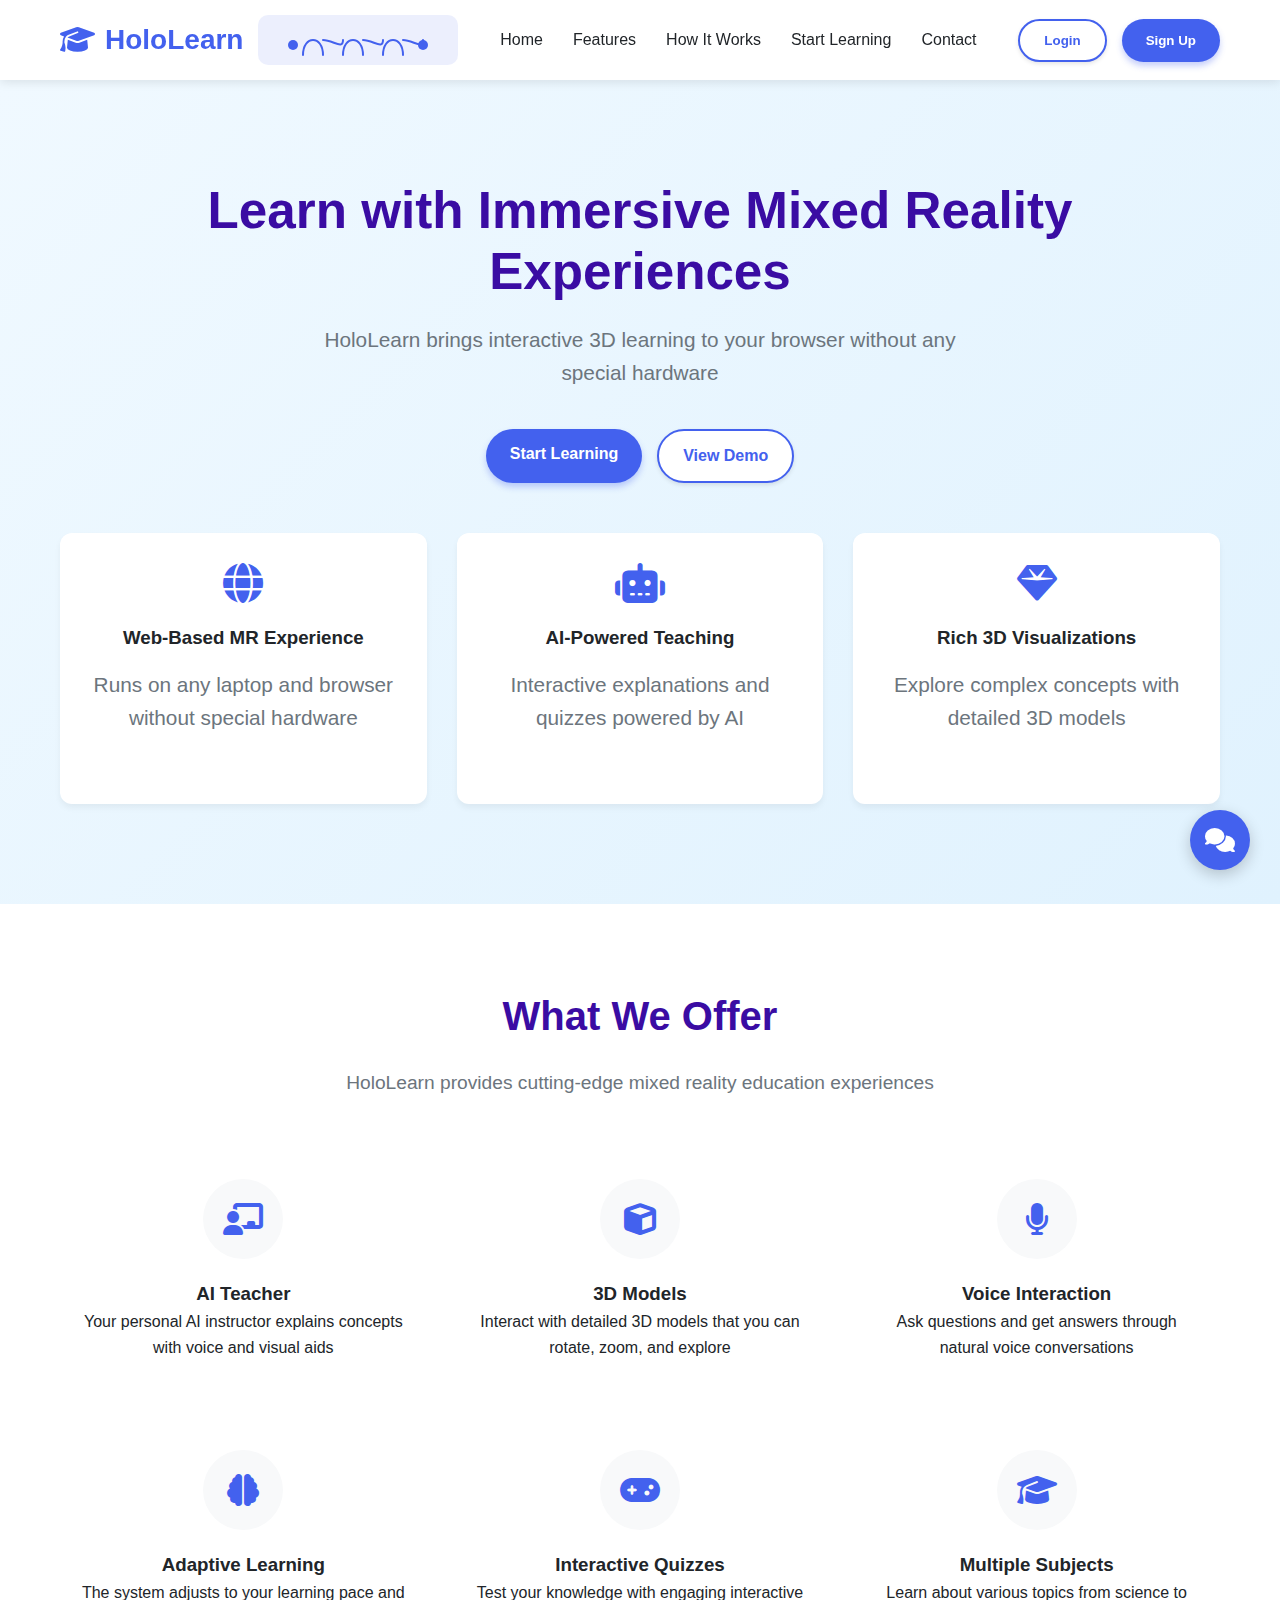
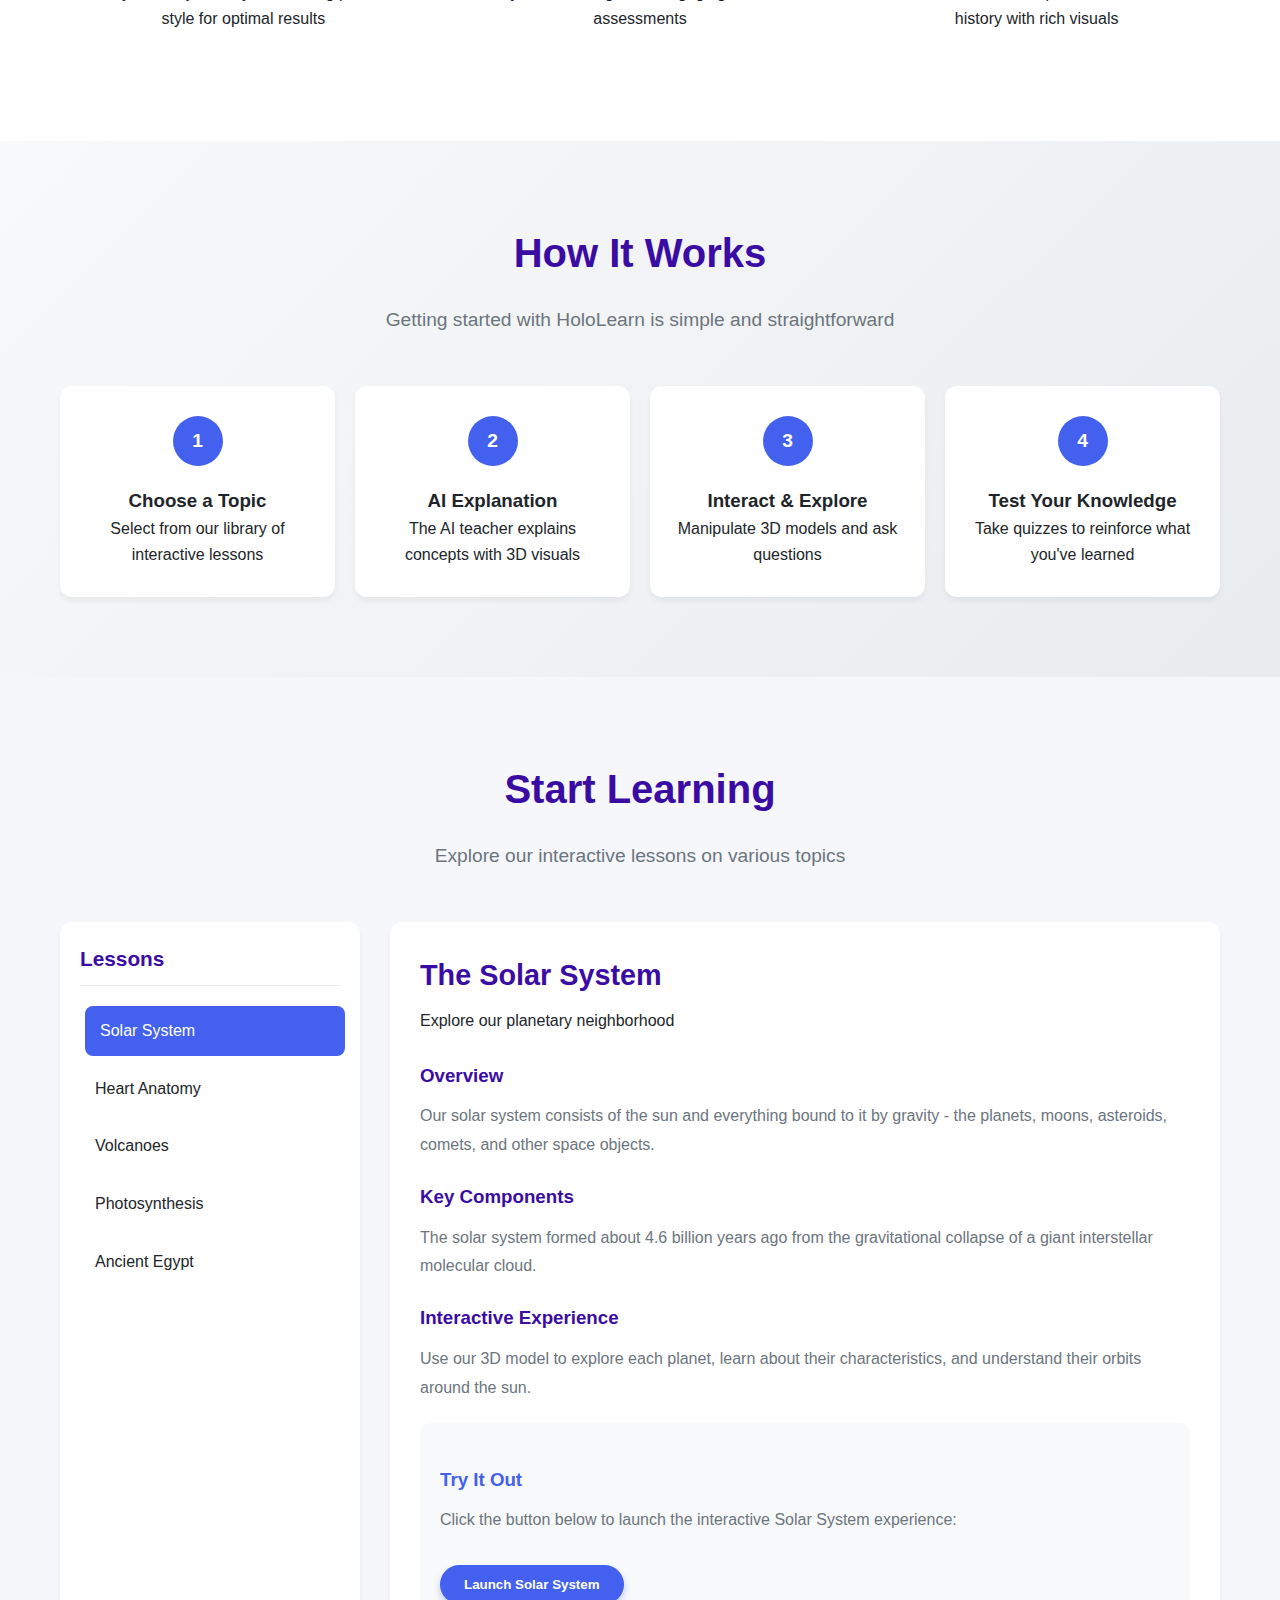
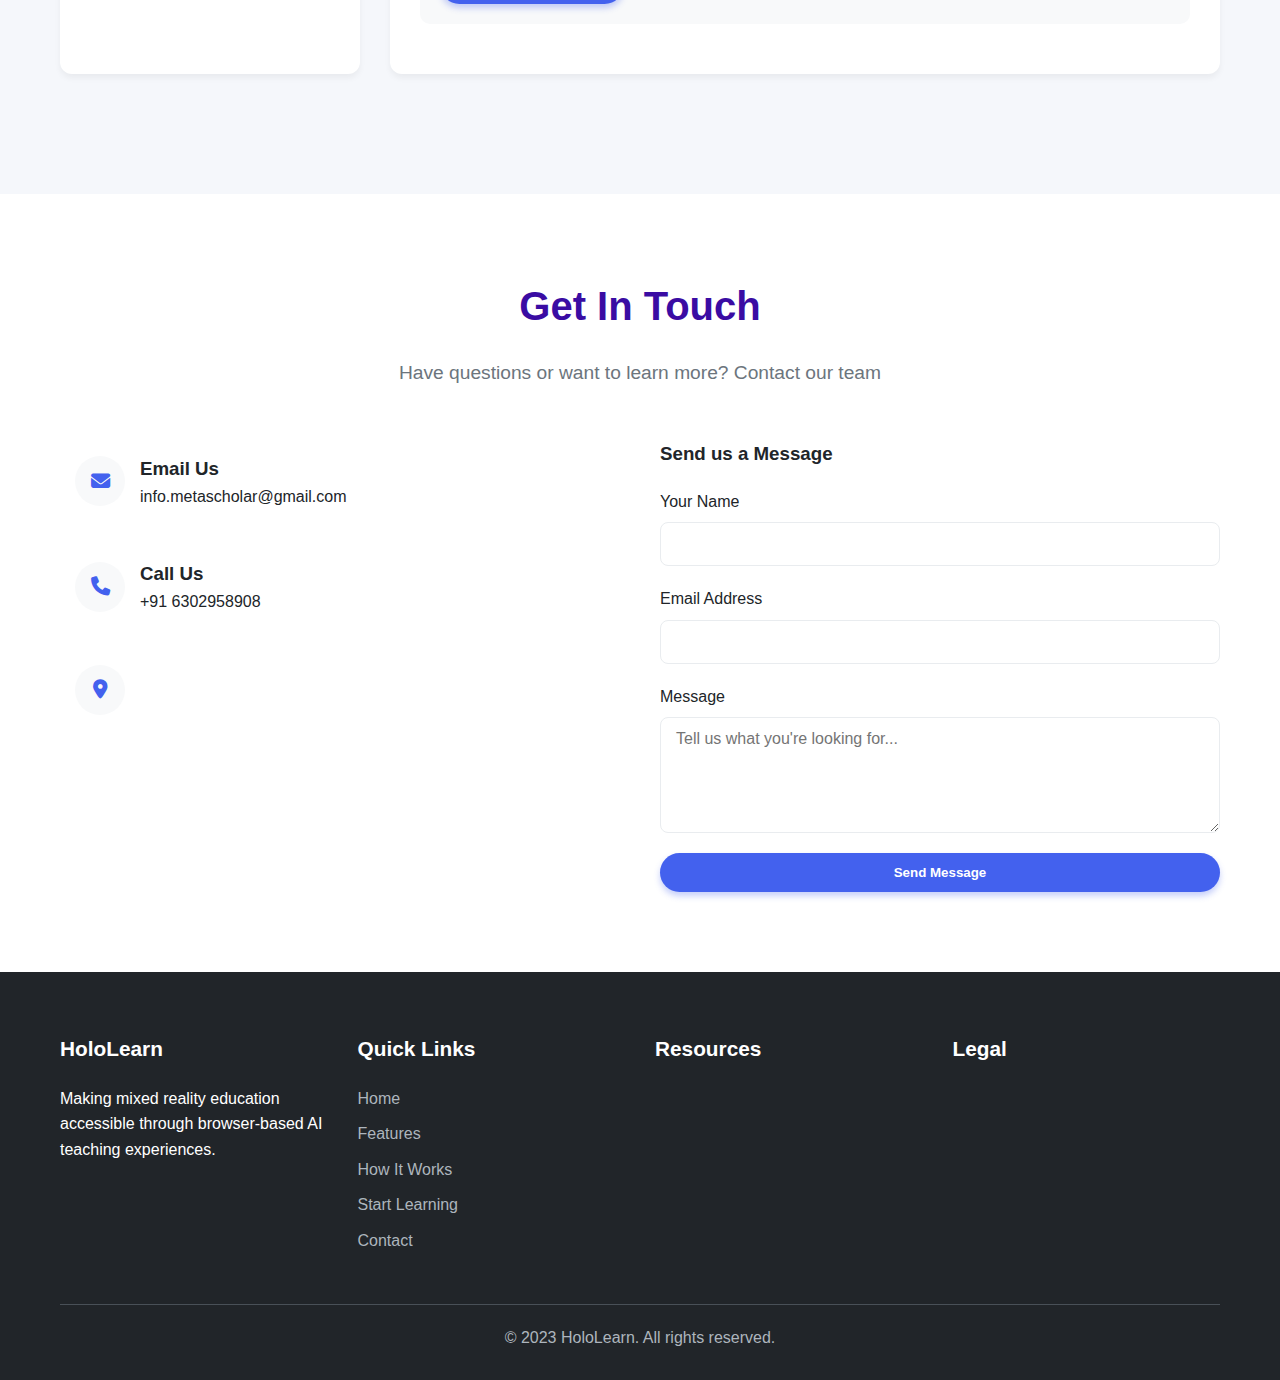
<file: jyoooooo/index.html>
<!DOCTYPE html>
<html lang="en">
<head>
    <meta charset="UTF-8">
    <meta name="viewport" content="width=device-width, initial-scale=1.0">
    <title>HoloLearn - Mixed Reality AI Teacher</title>
    <link rel="stylesheet" href="https://cdnjs.cloudflare.com/ajax/libs/font-awesome/6.4.0/css/all.min.css">
    <style>
        /* Global Styles */
        * {
            margin: 0;
            padding: 0;
            box-sizing: border-box;
            font-family: 'Segoe UI', Tahoma, Geneva, Verdana, sans-serif;
        }

        :root {
            --primary: #4361ee;
            --secondary: #3a0ca3;
            --accent: #f72585;
            --light: #f8f9fa;
            --dark: #212529;
            --success: #4cc9f0;
            --warning: #f9c74f;
            --gray: #6c757d;
            --light-gray: #e9ecef;
        }

        body {
            background-color: #f5f7fb;
            color: var(--dark);
            line-height: 1.6;
        }

        .container {
            width: 100%;
            max-width: 1200px;
            margin: 0 auto;
            padding: 0 20px;
        }

        .btn {
            display: inline-block;
            padding: 12px 24px;
            border-radius: 30px;
            text-decoration: none;
            font-weight: 600;
            cursor: pointer;
            transition: all 0.3s ease;
            border: none;
            position: relative;
            overflow: hidden;
        }

        .btn-primary {
            background: var(--primary);
            color: white;
            box-shadow: 0 4px 6px rgba(67, 97, 238, 0.3);
        }

        .btn-primary:hover {
            background: var(--secondary);
            transform: translateY(-3px);
            box-shadow: 0 6px 12px rgba(0,0,0,0.15);
        }

        .btn-primary:active {
            transform: translateY(-1px);
            box-shadow: 0 3px 6px rgba(0,0,0,0.1);
        }

        .btn-secondary {
            background: white;
            color: var(--primary);
            border: 2px solid var(--primary);
            box-shadow: 0 2px 4px rgba(0,0,0,0.1);
        }

        .btn-secondary:hover {
            background: var(--light);
            transform: translateY(-3px);
            box-shadow: 0 4px 8px rgba(0,0,0,0.15);
            color: var(--secondary);
            border-color: var(--secondary);
        }

        .btn-secondary:active {
            transform: translateY(-1px);
            box-shadow: 0 2px 4px rgba(0,0,0,0.1);
        }

        .btn-social {
            display: flex;
            align-items: center;
            justify-content: center;
            gap: 10px;
            background: white;
            color: var(--dark);
            border: 1px solid var(--light-gray);
            padding: 10px 15px;
            border-radius: 8px;
            font-weight: 500;
            transition: all 0.3s ease;
        }

        .btn-social:hover {
            background: var(--light);
            transform: translateY(-2px);
            box-shadow: 0 4px 8px rgba(0,0,0,0.1);
        }

        .btn-social:active {
            transform: translateY(0);
            box-shadow: 0 2px 4px rgba(0,0,0,0.1);
        }

        .section {
            padding: 80px 0;
        }

        .section-title {
            font-size: 2.5rem;
            text-align: center;
            margin-bottom: 20px;
            color: var(--secondary);
        }

        .section-subtitle {
            text-align: center;
            font-size: 1.2rem;
            color: var(--gray);
            max-width: 700px;
            margin: 0 auto 50px;
        }

        .card {
            background: white;
            border-radius: 12px;
            padding: 25px;
            box-shadow: 0 5px 15px rgba(0,0,0,0.05);
            transition: transform 0.3s ease, box-shadow 0.3s ease;
        }

        .card:hover {
            transform: translateY(-5px);
            box-shadow: 0 10px 25px rgba(0,0,0,0.1);
        }

        /* Header Styles */
        header {
            background: white;
            box-shadow: 0 2px 10px rgba(0,0,0,0.1);
            position: sticky;
            top: 0;
            z-index: 100;
        }

        .navbar {
            display: flex;
            justify-content: space-between;
            align-items: center;
            padding: 15px 0;
        }

        .logo-container {
            display: flex;
            align-items: center;
            gap: 15px;
        }

        .logo {
            font-size: 28px;
            font-weight: 700;
            color: var(--primary);
            display: flex;
            align-items: center;
            gap: 10px;
        }

        .logo-img {
            height: 50px;
            transition: transform 0.3s ease;
        }

        .logo-img:hover {
            transform: rotate(5deg) scale(1.05);
        }

        .nav-menu {
            display: flex;
            list-style: none;
            gap: 30px;
        }

        .nav-menu a {
            text-decoration: none;
            color: var(--dark);
            font-weight: 500;
            transition: color 0.3s;
            position: relative;
            padding: 5px 0;
        }

        .nav-menu a::after {
            content: '';
            position: absolute;
            bottom: 0;
            left: 0;
            width: 0;
            height: 2px;
            background-color: var(--primary);
            transition: width 0.3s ease;
        }

        .nav-menu a:hover {
            color: var(--primary);
        }

        .nav-menu a:hover::after {
            width: 100%;
        }

        .auth-buttons {
            display: flex;
            gap: 15px;
        }

        /* Hero Section */
        .hero {
            padding: 100px 0;
            background: linear-gradient(135deg, #f0f9ff 0%, #e0f2fe 100%);
            text-align: center;
        }

        .hero h1 {
            font-size: 3.2rem;
            margin-bottom: 20px;
            color: var(--secondary);
            line-height: 1.2;
        }

        .hero p {
            font-size: 1.3rem;
            margin-bottom: 40px;
            color: var(--gray);
            max-width: 700px;
            margin-left: auto;
            margin-right: auto;
        }

        .hero-buttons {
            display: flex;
            gap: 15px;
            justify-content: center;
            margin-bottom: 40px;
        }

        .hero-features {
            display: grid;
            grid-template-columns: repeat(3, 1fr);
            gap: 30px;
            margin-top: 50px;
        }

        .hero-feature {
            padding: 30px;
            background: white;
            border-radius: 12px;
            box-shadow: 0 4px 6px rgba(0,0,0,0.05);
            transition: transform 0.3s ease, box-shadow 0.3s ease;
        }

        .hero-feature:hover {
            transform: translateY(-5px);
            box-shadow: 0 10px 20px rgba(0,0,0,0.1);
        }

        .hero-feature i {
            font-size: 2.5rem;
            color: var(--primary);
            margin-bottom: 20px;
            transition: transform 0.3s ease, color 0.3s ease;
        }

        .hero-feature:hover i {
            color: var(--accent);
            transform: scale(1.1);
        }

        .hero-feature h3 {
            margin-bottom: 15px;
            color: var(--dark);
            transition: color 0.3s ease;
        }

        .hero-feature:hover h3 {
            color: var(--primary);
        }

        /* Features Section */
        .features {
            background: white;
        }

        .features-grid {
            display: grid;
            grid-template-columns: repeat(3, 1fr);
            gap: 30px;
        }

        .feature-card {
            text-align: center;
            padding: 30px 20px;
            transition: transform 0.3s ease;
        }

        .feature-card:hover {
            transform: translateY(-5px);
        }

        .feature-icon {
            width: 80px;
            height: 80px;
            background: var(--light);
            border-radius: 50%;
            display: flex;
            align-items: center;
            justify-content: center;
            margin: 0 auto 20px;
            color: var(--primary);
            font-size: 2rem;
            transition: all 0.3s ease;
        }

        .feature-card:hover .feature-icon {
            background: var(--primary);
            color: white;
            transform: scale(1.1);
        }

        /* How It Works Section */
        .how-it-works {
            background: linear-gradient(135deg, #f8f9fa 0%, #e9ecef 100%);
        }

        .process-steps {
            display: grid;
            grid-template-columns: repeat(4, 1fr);
            gap: 20px;
        }

        .step {
            text-align: center;
            padding: 30px 20px;
            background: white;
            border-radius: 12px;
            box-shadow: 0 4px 6px rgba(0,0,0,0.05);
            transition: transform 0.3s ease, box-shadow 0.3s ease;
        }

        .step:hover {
            transform: translateY(-5px);
            box-shadow: 0 10px 20px rgba(0,0,0,0.1);
        }

        .step-number {
            width: 50px;
            height: 50px;
            background: var(--primary);
            color: white;
            border-radius: 50%;
            display: flex;
            align-items: center;
            justify-content: center;
            font-weight: bold;
            font-size: 1.2rem;
            margin: 0 auto 20px;
            transition: all 0.3s ease;
        }

        .step:hover .step-number {
            background: var(--accent);
            transform: scale(1.1);
        }

        /* Contact Section */
        .contact {
            background: white;
        }

        .contact-grid {
            display: grid;
            grid-template-columns: 1fr 1fr;
            gap: 40px;
        }

        .contact-info {
            display: flex;
            flex-direction: column;
            gap: 20px;
        }

        .contact-detail {
            display: flex;
            align-items: center;
            gap: 15px;
            padding: 15px;
            border-radius: 8px;
            transition: all 0.3s ease;
        }

        .contact-detail:hover {
            background: var(--light);
            transform: translateX(5px);
        }

        .contact-icon {
            width: 50px;
            height: 50px;
            background: var(--light);
            border-radius: 50%;
            display: flex;
            align-items: center;
            justify-content: center;
            color: var(--primary);
            font-size: 1.2rem;
            transition: all 0.3s ease;
        }

        .contact-detail:hover .contact-icon {
            background: var(--primary);
            color: white;
        }

        .contact-form {
            display: flex;
            flex-direction: column;
            gap: 20px;
        }

        .form-group {
            display: flex;
            flex-direction: column;
            gap: 8px;
        }

        .form-group label {
            font-weight: 500;
        }

        .form-group input,
        .form-group textarea {
            padding: 12px 15px;
            border: 1px solid var(--light-gray);
            border-radius: 8px;
            font-size: 1rem;
            transition: all 0.3s ease;
        }

        .form-group input:focus,
        .form-group textarea:focus {
            border-color: var(--primary);
            box-shadow: 0 0 0 3px rgba(67, 97, 238, 0.2);
            outline: none;
        }

        /* Login/Signup Modal */
        .modal {
            display: none;
            position: fixed;
            top: 0;
            left: 0;
            width: 100%;
            height: 100%;
            background: rgba(0,0,0,0.5);
            z-index: 1000;
            align-items: center;
            justify-content: center;
        }

        .modal-content {
            background: white;
            border-radius: 12px;
            padding: 30px;
            width: 100%;
            max-width: 450px;
            box-shadow: 0 10px 25px rgba(0,0,0,0.2);
            transform: scale(0.9);
            opacity: 0;
            transition: all 0.3s ease;
        }

        .modal.show .modal-content {
            transform: scale(1);
            opacity: 1;
        }

        .modal-header {
            text-align: center;
            margin-bottom: 25px;
        }

        .modal-tabs {
            display: flex;
            margin-bottom: 20px;
            border-bottom: 1px solid var(--light-gray);
        }

        .modal-tab {
            padding: 10px 20px;
            cursor: pointer;
            text-align: center;
            flex: 1;
            font-weight: 600;
            color: var(--gray);
            border-bottom: 3px solid transparent;
            transition: all 0.3s ease;
        }

        .modal-tab:hover {
            color: var(--primary);
        }

        .modal-tab.active {
            color: var(--primary);
            border-bottom: 3px solid var(--primary);
        }

        .modal-body {
            display: flex;
            flex-direction: column;
            gap: 15px;
        }

        .social-login {
            display: flex;
            flex-direction: column;
            gap: 10px;
            margin: 15px 0;
        }

        /* Chat Widget */
        .chat-widget {
            position: fixed;
            bottom: 30px;
            right: 30px;
            width: 60px;
            height: 60px;
            background: var(--primary);
            border-radius: 50%;
            display: flex;
            align-items: center;
            justify-content: center;
            color: white;
            font-size: 1.5rem;
            box-shadow: 0 5px 15px rgba(0,0,0,0.2);
            cursor: pointer;
            z-index: 99;
            transition: all 0.3s ease;
        }

        .chat-widget:hover {
            background: var(--secondary);
            transform: scale(1.1);
            box-shadow: 0 8px 20px rgba(0,0,0,0.3);
        }

        .chat-container {
            display: none;
            position: fixed;
            bottom: 100px;
            right: 30px;
            width: 350px;
            height: 450px;
            background: white;
            border-radius: 15px;
            box-shadow: 0 5px 25px rgba(0,0,0,0.2);
            z-index: 100;
            flex-direction: column;
            transform: translateY(20px);
            opacity: 0;
            transition: all 0.3s ease;
        }

        .chat-container.show {
            display: flex;
            transform: translateY(0);
            opacity: 1;
        }

        .chat-header {
            padding: 15px 20px;
            background: var(--primary);
            color: white;
            border-top-left-radius: 15px;
            border-top-right-radius: 15px;
            display: flex;
            justify-content: space-between;
            align-items: center;
        }

        .chat-messages {
            flex: 1;
            padding: 15px;
            overflow-y: auto;
            display: flex;
            flex-direction: column;
            gap: 10px;
        }

        .message {
            padding: 10px 15px;
            border-radius: 18px;
            max-width: 80%;
            transition: all 0.3s ease;
        }

        .message.bot {
            background: var(--light);
            align-self: flex-start;
            border-bottom-left-radius: 5px;
            transform: translateX(-10px);
            opacity: 0;
        }

        .message.bot.show {
            transform: translateX(0);
            opacity: 1;
        }

        .message.user {
            background: var(--primary);
            color: white;
            align-self: flex-end;
            border-bottom-right-radius: 5px;
            transform: translateX(10px);
            opacity: 0;
        }

        .message.user.show {
            transform: translateX(0);
            opacity: 1;
        }

        .chat-input {
            padding: 15px;
            display: flex;
            gap: 10px;
            border-top: 1px solid var(--light-gray);
        }

        .chat-input input {
            flex: 1;
            padding: 10px 15px;
            border: 1px solid var(--light-gray);
            border-radius: 20px;
            transition: all 0.3s ease;
        }

        .chat-input input:focus {
            border-color: var(--primary);
            box-shadow: 0 0 0 2px rgba(67, 97, 238, 0.2);
            outline: none;
        }

        /* Learning Page */
        .learning-container {
            display: grid;
            grid-template-columns: 300px 1fr;
            gap: 30px;
            min-height: 600px;
            margin: 40px 0;
        }

        .sidebar {
            background: white;
            border-radius: 12px;
            padding: 20px;
            box-shadow: 0 4px 6px rgba(0,0,0,0.05);
        }

        .sidebar-title {
            font-size: 1.3rem;
            margin-bottom: 20px;
            color: var(--secondary);
            padding-bottom: 10px;
            border-bottom: 1px solid var(--light-gray);
        }

        .lesson-list {
            list-style: none;
        }

        .lesson-item {
            padding: 12px 15px;
            border-radius: 8px;
            margin-bottom: 8px;
            cursor: pointer;
            transition: all 0.3s ease;
        }

        .lesson-item:hover {
            background: var(--light);
            transform: translateX(5px);
        }

        .lesson-item.active {
            background: var(--primary);
            color: white;
            transform: translateX(5px);
        }

        .content-area {
            background: white;
            border-radius: 12px;
            padding: 30px;
            box-shadow: 0 4px 6px rgba(0,0,0,0.05);
        }

        .content-header {
            margin-bottom: 25px;
        }

        .content-title {
            font-size: 1.8rem;
            color: var(--secondary);
            margin-bottom: 10px;
        }

        .content-body {
            line-height: 1.8;
        }

        .content-body h3 {
            margin: 20px 0 10px;
            color: var(--secondary);
        }

        .content-body p {
            margin-bottom: 15px;
            color: var(--gray);
        }

        /* Footer */
        footer {
            background: var(--dark);
            color: white;
            padding: 60px 0 30px;
        }

        .footer-content {
            display: grid;
            grid-template-columns: repeat(4, 1fr);
            gap: 30px;
            margin-bottom: 40px;
        }

        .footer-section h3 {
            margin-bottom: 20px;
            font-size: 1.3rem;
        }

        .footer-links {
            list-style: none;
        }

        .footer-links li {
            margin-bottom: 10px;
        }

        .footer-links a {
            color: #adb5bd;
            text-decoration: none;
            transition: all 0.3s ease;
            display: inline-block;
        }

        .footer-links a:hover {
            color: white;
            transform: translateX(5px);
        }

        .footer-bottom {
            text-align: center;
            padding-top: 20px;
            border-top: 1px solid #495057;
            color: #adb5bd;
        }

        /* Responsive Design */
        @media (max-width: 1024px) {
            .hero-features,
            .features-grid,
            .process-steps,
            .footer-content {
                grid-template-columns: repeat(2, 1fr);
            }
            
            .learning-container {
                grid-template-columns: 1fr;
            }
        }

        @media (max-width: 768px) {
            .navbar {
                flex-direction: column;
                gap: 15px;
            }
            
            .nav-menu {
                flex-wrap: wrap;
                justify-content: center;
                gap: 15px;
            }
            
            .hero h1 {
                font-size: 2.5rem;
            }
            
            .hero-buttons {
                flex-direction: column;
                align-items: center;
            }
            
            .hero-features,
            .features-grid,
            .process-steps,
            .contact-grid,
            .footer-content {
                grid-template-columns: 1fr;
            }
            
            .section {
                padding: 60px 0;
            }
            
            .chat-container {
                width: 90%;
                right: 5%;
                bottom: 80px;
            }
            
            .logo-container {
                flex-direction: column;
                text-align: center;
            }
        }
    </style>
</head>
<body>
    <!-- Header with Navigation -->
    <header>
        <div class="container">
            <div class="navbar">
                <div class="logo-container">
                    <div class="logo">
                        <i class="fas fa-graduation-cap"></i>
                        <span>HoloLearn</span>
                    </div>
                    <img src="[data-uri]" alt="HoloLearn Logo" class="logo-img">
                </div>
                <ul class="nav-menu">
                    <li><a href="#home">Home</a></li>
                    <li><a href="#features">Features</a></li>
                    <li><a href="#how-it-works">How It Works</a></li>
                    <li><a href="#learning">Start Learning</a></li>
                    <li><a href="#contact">Contact</a></li>
                </ul>
                <div class="auth-buttons">
                    <button class="btn btn-secondary" onclick="openModal('login')">Login</button>
                    <button class="btn btn-primary" onclick="openModal('signup')">Sign Up</button>
                </div>
            </div>
        </div>
    </header>

    <!-- Hero Section -->
    <section class="hero" id="home">
        <div class="container">
            <h1>Learn with Immersive Mixed Reality Experiences</h1>
            <p>HoloLearn brings interactive 3D learning to your browser without any special hardware</p>
            <div class="hero-buttons">
                <a href="#learning" class="btn btn-primary">Start Learning</a>
                <a href="#demo" class="btn btn-secondary">View Demo</a>
            </div>
            <div class="hero-features">
                <div class="hero-feature">
                    <i class="fas fa-globe"></i>
                    <h3>Web-Based MR Experience</h3>
                    <p>Runs on any laptop and browser without special hardware</p>
                </div>
                <div class="hero-feature">
                    <i class="fas fa-robot"></i>
                    <h3>AI-Powered Teaching</h3>
                    <p>Interactive explanations and quizzes powered by AI</p>
                </div>
                <div class="hero-feature">
                    <i class="fas fa-gem"></i>
                    <h3>Rich 3D Visualizations</h3>
                    <p>Explore complex concepts with detailed 3D models</p>
                </div>
            </div>
        </div>
    </section>

    <!-- Features Section -->
    <section class="section features" id="features">
        <div class="container">
            <h2 class="section-title">What We Offer</h2>
            <p class="section-subtitle">HoloLearn provides cutting-edge mixed reality education experiences</p>
            
            <div class="features-grid">
                <div class="feature-card">
                    <div class="feature-icon">
                        <i class="fas fa-chalkboard-teacher"></i>
                    </div>
                    <h3>AI Teacher</h3>
                    <p>Your personal AI instructor explains concepts with voice and visual aids</p>
                </div>
                
                <div class="feature-card">
                    <div class="feature-icon">
                        <i class="fas fa-cube"></i>
                    </div>
                    <h3>3D Models</h3>
                    <p>Interact with detailed 3D models that you can rotate, zoom, and explore</p>
                </div>
                
                <div class="feature-card">
                    <div class="feature-icon">
                        <i class="fas fa-microphone"></i>
                    </div>
                    <h3>Voice Interaction</h3>
                    <p>Ask questions and get answers through natural voice conversations</p>
                </div>
                
                <div class="feature-card">
                    <div class="feature-icon">
                        <i class="fas fa-brain"></i>
                    </div>
                    <h3>Adaptive Learning</h3>
                    <p>The system adjusts to your learning pace and style for optimal results</p>
                </div>
                
                <div class="feature-card">
                    <div class="feature-icon">
                        <i class="fas fa-gamepad"></i>
                    </div>
                    <h3>Interactive Quizzes</h3>
                    <p>Test your knowledge with engaging interactive assessments</p>
                </div>
                
                <div class="feature-card">
                    <div class="feature-icon">
                        <i class="fas fa-graduation-cap"></i>
                    </div>
                    <h3>Multiple Subjects</h3>
                    <p>Learn about various topics from science to history with rich visuals</p>
                </div>
            </div>
        </div>
    </section>

    <!-- How It Works Section -->
    <section class="section how-it-works" id="how-it-works">
        <div class="container">
            <h2 class="section-title">How It Works</h2>
            <p class="section-subtitle">Getting started with HoloLearn is simple and straightforward</p>
            
            <div class="process-steps">
                <div class="step">
                    <div class="step-number">1</div>
                    <h3>Choose a Topic</h3>
                    <p>Select from our library of interactive lessons</p>
                </div>
                
                <div class="step">
                    <div class="step-number">2</div>
                    <h3>AI Explanation</h3>
                    <p>The AI teacher explains concepts with 3D visuals</p>
                </div>
                
                <div class="step">
                    <div class="step-number">3</div>
                    <h3>Interact & Explore</h3>
                    <p>Manipulate 3D models and ask questions</p>
                </div>
                
                <div class="step">
                    <div class="step-number">4</div>
                    <h3>Test Your Knowledge</h3>
                    <p>Take quizzes to reinforce what you've learned</p>
                </div>
            </div>
        </div>
    </section>

    <!-- Learning Page Section -->
    <section class="section" id="learning">
        <div class="container">
            <h2 class="section-title">Start Learning</h2>
            <p class="section-subtitle">Explore our interactive lessons on various topics</p>
            
            <div class="learning-container">
                <div class="sidebar">
                    <h3 class="sidebar-title">Lessons</h3>
                    <ul class="lesson-list">
                        <li class="lesson-item active" onclick="changeLesson('solar-system')">Solar System</li>
                        <li class="lesson-item" onclick="changeLesson('heart')">Heart Anatomy</li>
                        <li class="lesson-item" onclick="changeLesson('volcano')">Volcanoes</li>
                        <li class="lesson-item" onclick="changeLesson('photosynthesis')">Photosynthesis</li>
                        <li class="lesson-item" onclick="changeLesson('ancient-egypt')">Ancient Egypt</li>
                    </ul>
                </div>
                
                <div class="content-area">
                    <div class="content-header">
                        <h2 class="content-title">The Solar System</h2>
                        <p>Explore our planetary neighborhood</p>
                    </div>
                    
                    <div class="content-body">
                        <h3>Overview</h3>
                        <p>Our solar system consists of the sun and everything bound to it by gravity - the planets, moons, asteroids, comets, and other space objects.</p>
                        
                        <h3>Key Components</h3>
                        <p>The solar system formed about 4.6 billion years ago from the gravitational collapse of a giant interstellar molecular cloud.</p>
                        
                        <h3>Interactive Experience</h3>
                        <p>Use our 3D model to explore each planet, learn about their characteristics, and understand their orbits around the sun.</p>
                        
                        <div style="background: #f8f9fa; padding: 20px; border-radius: 10px; margin: 20px 0;">
                            <h3 style="color: var(--primary);">Try It Out</h3>
                            <p>Click the button below to launch the interactive Solar System experience:</p>
                            <button class="btn btn-primary" style="margin-top: 15px;">Launch Solar System</button>
                        </div>
                    </div>
                </div>
            </div>
        </div>
    </section>

    <!-- Contact Section -->
    <section class="section contact" id="contact">
        <div class="container">
            <h2 class="section-title">Get In Touch</h2>
            <p class="section-subtitle">Have questions or want to learn more? Contact our team</p>
            
            <div class="contact-grid">
                <div class="contact-info">
                    <div class="contact-detail">
                        <div class="contact-icon">
                            <i class="fas fa-envelope"></i>
                        </div>
                        <div>
                            <h3>Email Us</h3>
                            <p>info.metascholar@gmail.com</p>
                        </div>
                    </div>
                    
                    <div class="contact-detail">
                        <div class="contact-icon">
                            <i class="fas fa-phone"></i>
                        </div>
                        <div>
                            <h3>Call Us</h3>
                            <p>+91 6302958908</p>
                        </div>
                    </div>
                    
                    <div class="contact-detail">
                        <div class="contact-icon">
                            <i class="fas fa-map-marker-alt"></i>
                        </div>
                        <div>
                            <h3></h3>
                            <p></p>
                        </div>
                    </div>
                </div>
                
                <div class="contact-form">
                    <h3>Send us a Message</h3>
                    <div class="form-group">
                        <label for="name">Your Name</label>
                        <input type="text" id="name" placeholder="">
                    </div>
                    
                    <div class="form-group">
                        <label for="email">Email Address</label>
                        <input type="email" id="email" placeholder="">
                    </div>
                    
                    <div class="form-group">
                        <label for="message">Message</label>
                        <textarea id="message" rows="5" placeholder="Tell us what you're looking for..."></textarea>
                    </div>
                    
                    <button class="btn btn-primary">Send Message</button>
                </div>
            </div>
        </div>
    </section>

    <!-- Login/Signup Modal -->
    <div class="modal" id="auth-modal">
        <div class="modal-content">
            <div class="modal-header">
                <h2 id="modal-title">Login to Your Account</h2>
            </div>
            
            <div class="modal-tabs">
                <div class="modal-tab active" id="login-tab" onclick="switchTab('login')">Login</div>
                <div class="modal-tab" id="signup-tab" onclick="switchTab('signup')">Sign Up</div>
            </div>
            
            <div class="modal-body">
                <div class="social-login">
                    <button class="btn-social">
                        <i class="fab fa-google"></i>
                        Continue with Google
                    </button>
                    <button class="btn-social">
                        <i class="fab fa-facebook"></i>
                        Continue with Facebook
                    </button>
                </div>
                
                <div style="text-align: center; margin: 15px 0; position: relative;">
                    <hr style="border: none; border-top: 1px solid var(--light-gray);">
                    <span style="background: white; padding: 0 10px; position: absolute; top: -10px; left: 50%; transform: translateX(-50%); color: var(--gray);">or</span>
                </div>
                
                <div class="form-group">
                    <label for="login-email">Email Address</label>
                    <input type="email" id="login-email" placeholder="your@email.com">
                </div>
                
                <div class="form-group">
                    <label for="login-password">Password</label>
                    <input type="password" id="login-password" placeholder="Enter your password">
                </div>
                
                <div id="signup-fields" style="display: none;">
                    <div class="form-group">
                        <label for="signup-name">Full Name</label>
                        <input type="text" id="signup-name" placeholder="">
                    </div>
                    
                    <div class="form-group">
                        <label for="signup-confirm">Confirm Password</label>
                        <input type="password" id="signup-confirm" placeholder="Confirm your password">
                    </div>
                </div>
                
                <button class="btn btn-primary" style="margin-top: 10px;" id="modal-action-btn">Login</button>
                
                <p style="text-align: center; margin-top: 15px; color: var(--gray);">
                    <a href="#" style="color: var(--primary);">Forgot your password?</a>
                </p>
            </div>
        </div>
    </div>

    <!-- Chat Widget -->
    <div class="chat-widget" onclick="toggleChat()">
        <i class="fas fa-comments"></i>
    </div>
    
    <div class="chat-container" id="chat-window">
        <div class="chat-header">
            <h3>HoloLearn Assistant</h3>
            <i class="fas fa-times" onclick="toggleChat()" style="cursor: pointer;"></i>
        </div>
        <div class="chat-messages" id="chat-messages">
            <div class="message bot show">
                Hello! I'm your HoloLearn assistant. How can I help you today?
            </div>
        </div>
        <div class="chat-input">
            <input type="text" id="chat-input" placeholder="Type your question here...">
            <button class="btn btn-primary" style="padding: 10px 15px;" onclick="sendMessage()">
                <i class="fas fa-paper-plane"></i>
            </button>
        </div>
    </div>

    <!-- Footer -->
    <footer>
        <div class="container">
            <div class="footer-content">
                <div class="footer-section">
                    <h3>HoloLearn</h3>
                    <p>Making mixed reality education accessible through browser-based AI teaching experiences.</p>
                </div>
                
                <div class="footer-section">
                    <h3>Quick Links</h3>
                    <ul class="footer-links">
                        <li><a href="#home">Home</a></li>
                        <li><a href="#features">Features</a></li>
                        <li><a href="#how-it-works">How It Works</a></li>
                        <li><a href="#learning">Start Learning</a></li>
                        <li><a href="#contact">Contact</a></li>
                    </ul>
                </div>
                
                <div class="footer-section">
                    <h3>Resources</h3>
                    <ul class="footer-links">
                        <li><a href="#"></li>
                        <li><a href="#"></a></li>
                        <li><a href="#"></a></li>
                        <li><a href="#"></a></li>
                    </ul>
                </div>
                
                <div class="footer-section">
                    <h3>Legal</h3>
                    <ul class="footer-links">
                        <li><a href="#"></a></li>
                        <li><a href="#"></a></li>
                        <li><a href="#"></a></li>
                    </ul>
                </div>
            </div>
            
            <div class="footer-bottom">
                <p>© 2023 HoloLearn. All rights reserved.</p>
            </div>
        </div>
    </footer>

    <script>
        // Modal functionality
        function openModal(type) {
            const modal = document.getElementById('auth-modal');
            modal.style.display = 'flex';
            setTimeout(() => {
                modal.classList.add('show');
            }, 10);
            switchTab(type);
        }
        
        function closeModal() {
            const modal = document.getElementById('auth-modal');
            modal.classList.remove('show');
            setTimeout(() => {
                modal.style.display = 'none';
            }, 300);
        }
        
        function switchTab(type) {
            const loginTab = document.getElementById('login-tab');
            const signupTab = document.getElementById('signup-tab');
            const signupFields = document.getElementById('signup-fields');
            const modalTitle = document.getElementById('modal-title');
            const actionBtn = document.getElementById('modal-action-btn');
            
            if (type === 'login') {
                loginTab.classList.add('active');
                signupTab.classList.remove('active');
                signupFields.style.display = 'none';
                modalTitle.textContent = 'Login to Your Account';
                actionBtn.textContent = 'Login';
            } else {
                loginTab.classList.remove('active');
                signupTab.classList.add('active');
                signupFields.style.display = 'block';
                modalTitle.textContent = 'Create an Account';
                actionBtn.textContent = 'Sign Up';
            }
        }
        
        // Close modal when clicking outside
        window.onclick = function(event) {
            const modal = document.getElementById('auth-modal');
            if (event.target === modal) {
                closeModal();
            }
        }
        
        // Chat functionality
        function toggleChat() {
            const chatWindow = document.getElementById('chat-window');
            if (chatWindow.classList.contains('show')) {
                chatWindow.classList.remove('show');
                setTimeout(() => {
                    chatWindow.style.display = 'none';
                }, 300);
            } else {
                chatWindow.style.display = 'flex';
                setTimeout(() => {
                    chatWindow.classList.add('show');
                }, 10);
            }
        }
        
        function sendMessage() {
            const input = document.getElementById('chat-input');
            const message = input.value.trim();
            
            if (message !== '') {
                const chatMessages = document.getElementById('chat-messages');
                
                // Add user message
                const userMessage = document.createElement('div');
                userMessage.classList.add('message', 'user');
                userMessage.textContent = message;
                chatMessages.appendChild(userMessage);
                
                // Clear input
                input.value = '';
                
                // Scroll to bottom
                chatMessages.scrollTop = chatMessages.scrollHeight;
                
                // Show message with animation
                setTimeout(() => {
                    userMessage.classList.add('show');
                }, 10);
                
                // Simulate bot response after a short delay
                setTimeout(() => {
                    const botMessage = document.createElement('div');
                    botMessage.classList.add('message', 'bot');
                    
                    // Simple response logic
                    if (message.toLowerCase().includes('hello') || message.toLowerCase().includes('hi')) {
                        botMessage.textContent = 'Hello there! How can I help you with HoloLearn today?';
                    } else if (message.toLowerCase().includes('price') || message.toLowerCase().includes('cost')) {
                        botMessage.textContent = 'HoloLearn offers both free and premium plans. The free plan includes basic lessons, while premium gives access to all content and features.';
                    } else if (message.toLowerCase().includes('lesson') || message.toLowerCase().includes('topic')) {
                        botMessage.textContent = 'We have lessons on various topics including Solar System, Heart Anatomy, Volcanoes, Photosynthesis, and Ancient History. Which one interests you?';
                    } else {
                        botMessage.textContent = 'Thanks for your message! Our team will get back to you soon with more information.';
                    }
                    
                    chatMessages.appendChild(botMessage);
                    chatMessages.scrollTop = chatMessages.scrollHeight;
                    
                    // Show bot message with animation
                    setTimeout(() => {
                        botMessage.classList.add('show');
                    }, 10);
                }, 1000);
            }
        }
        
        // Allow sending message with Enter key
        document.getElementById('chat-input').addEventListener('keypress', function(e) {
            if (e.key === 'Enter') {
                sendMessage();
            }
        });
        
        // Lesson changing functionality
        function changeLesson(lesson) {
            // Update active lesson in sidebar
            const lessonItems = document.querySelectorAll('.lesson-item');
            lessonItems.forEach(item => item.classList.remove('active'));
            event.target.classList.add('active');
            
            // Update content based on selected lesson
            const contentTitle = document.querySelector('.content-title');
            const contentBody = document.querySelector('.content-body');
            
            switch(lesson) {
                case 'solar-system':
                    contentTitle.textContent = 'The Solar System';
                    contentBody.innerHTML = `
                        <h3>Overview</h3>
                        <p>Our solar system consists of the sun and everything bound to it by gravity - the planets, moons, asteroids, comets, and other space objects.</p>
                        
                        <h3>Key Components</h3>
                        <p>The solar system formed about 4.6 billion years ago from the gravitational collapse of a giant interstellar molecular cloud.</p>
                        
                        <h3>Interactive Experience</h3>
                        <p>Use our 3D model to explore each planet, learn about their characteristics, and understand their orbits around the sun.</p>
                        
                        <div style="background: #f8f9fa; padding: 20px; border-radius: 10px; margin: 20px 0;">
                            <h3 style="color: var(--primary);">Try It Out</h3>
                            <p>Click the button below to launch the interactive Solar System experience:</p>
                            <button class="btn btn-primary" style="margin-top: 15px;">Launch Solar System</button>
                        </div>
                    `;
                    break;
                    
                case 'heart':
                    contentTitle.textContent = 'Heart Anatomy';
                    contentBody.innerHTML = `
                        <h3>Overview</h3>
                        <p>The human heart is a muscular organ that pumps blood throughout the circulatory system.</p>
                        
                        <h3>Key Components</h3>
                        <p>The heart has four chambers: right atrium, right ventricle, left atrium, and left ventricle.</p>
                        
                        <h3>Interactive Experience</h3>
                        <p>Explore the 3D model of the heart to understand its structure, blood flow, and how it functions.</p>
                        
                        <div style="background: #f8f9fa; padding: 20px; border-radius: 10px; margin: 20px 0;">
                            <h3 style="color: var(--primary);">Try It Out</h3>
                            <p>Click the button below to launch the interactive Heart Anatomy experience:</p>
                            <button class="btn btn-primary" style="margin-top: 15px;">Launch Heart Model</button>
                        </div>
                    `;
                    break;
                    
                case 'volcano':
                    contentTitle.textContent = 'Volcanoes';
                    contentBody.innerHTML = `
                        <h3>Overview</h3>
                        <p>A volcano is a rupture in the crust of a planetary-mass object that allows hot lava, volcanic ash, and gases to escape from a magma chamber below the surface.</p>
                        
                        <h3>Key Components</h3>
                        <p>Volcanoes are typically found where tectonic plates are diverging or converging, and most are found underwater.</p>
                        
                        <h3>Interactive Experience</h3>
                        <p>Use our 3D model to explore the structure of a volcano and understand the eruption process.</p>
                        
                        <div style="background: #f8f9fa; padding: 20px; border-radius: 10px; margin: 20px 0;">
                            <h3 style="color: var(--primary);">Try It Out</h3>
                            <p>Click the button below to launch the interactive Volcano experience:</p>
                            <button class="btn btn-primary" style="margin-top: 15px;">Launch Volcano Model</button>
                        </div>
                    `;
                    break;
            }
        }
    </script>
</body>
</html>
</file>
